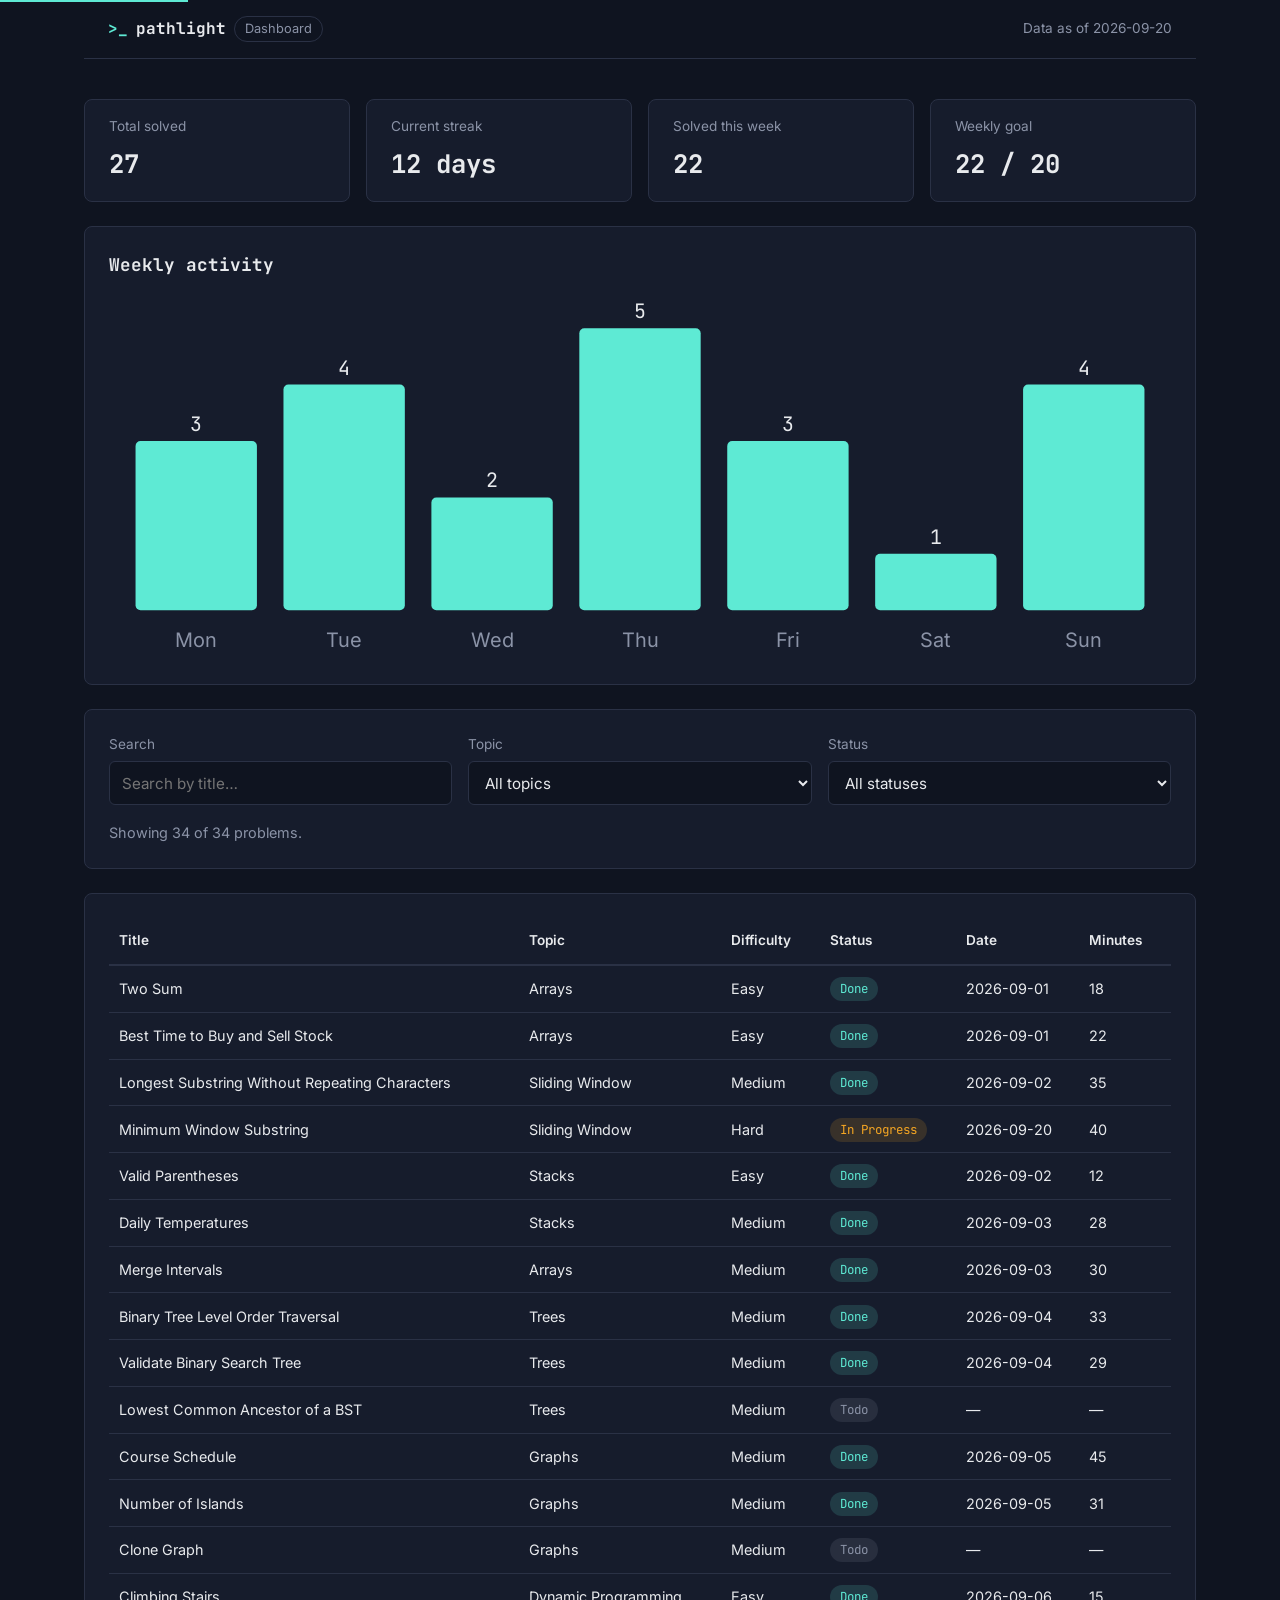
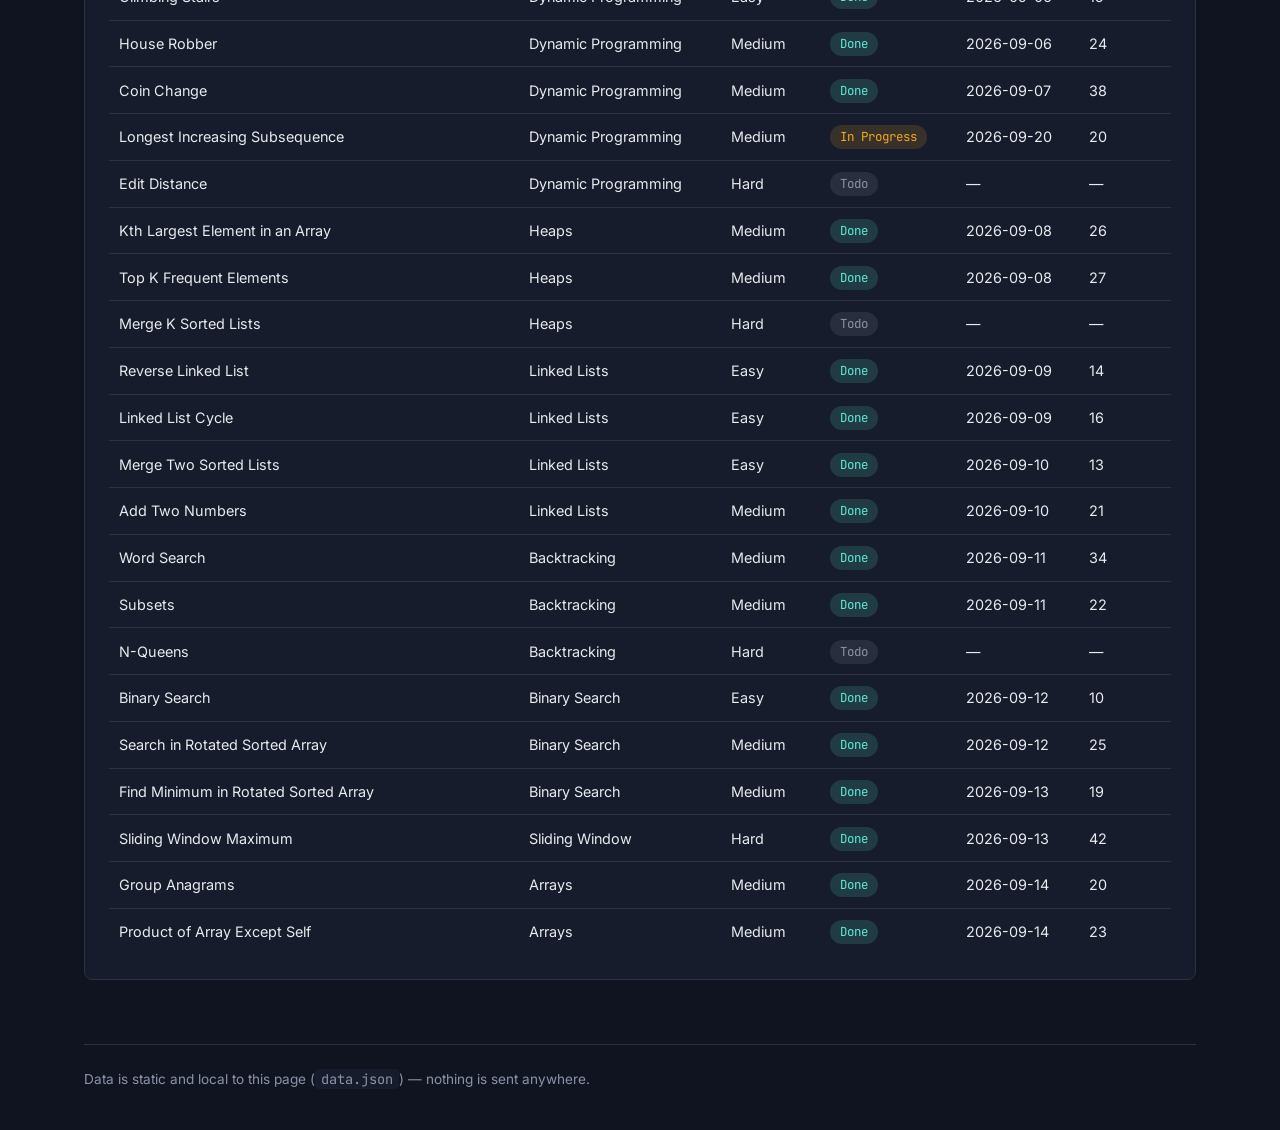
<file: index.html>
<!DOCTYPE html>
<html lang="en">
<head>
<meta charset="UTF-8">
<meta name="viewport" content="width=device-width, initial-scale=1.0">
<title>Pathlight Dashboard — DSA progress tracker</title>
<meta name="description" content="A placement-prep dashboard tracking DSA problems solved, streaks and weekly activity.">

<link rel="stylesheet" href="styles.min.b9ebe085.css">

<!-- Font request kept to the weights actually used (lesson from Week 4):
     JetBrains Mono 400/500/700 and Inter 400 only. Loaded non-blocking via
     preload + swap so it never delays first paint. -->
<link rel="preconnect" href="https://fonts.googleapis.com">
<link rel="preconnect" href="https://fonts.gstatic.com" crossorigin>
<link rel="preload" as="style"
      href="https://fonts.googleapis.com/css2?family=JetBrains+Mono:wght@400;500;700&family=Inter:wght@400&display=swap"
      onload="this.onload=null;this.rel='stylesheet'">
<noscript>
  <link rel="stylesheet" href="https://fonts.googleapis.com/css2?family=JetBrains+Mono:wght@400;500;700&family=Inter:wght@400&display=swap">
</noscript>
</head>
<body>

<a class="skip-link" href="#main-content">Skip to main content</a>

<div class="wrapper">

  <header class="site-header">
    <div class="header-inner">
      <div class="brand">
        <span class="logo-mark" aria-hidden="true">&gt;_</span>
        <span class="logo-text">pathlight</span>
        <span class="page-tag">Dashboard</span>
      </div>
      <p class="last-updated">Data as of <span id="generated-date">—</span></p>
    </div>
  </header>

  <main id="main-content">

    <h1 class="visually-hidden">Pathlight placement-prep dashboard</h1>

    <!-- ============ STAT CARDS ============ -->
    <section class="stats" aria-label="Summary statistics">
      <div class="stat-card">
        <p class="stat-label">Total solved</p>
        <p class="stat-value" id="stat-total">—</p>
      </div>
      <div class="stat-card">
        <p class="stat-label">Current streak</p>
        <p class="stat-value" id="stat-streak">—</p>
      </div>
      <div class="stat-card">
        <p class="stat-label">Solved this week</p>
        <p class="stat-value" id="stat-week">—</p>
      </div>
      <div class="stat-card">
        <p class="stat-label">Weekly goal</p>
        <p class="stat-value" id="stat-goal">—</p>
      </div>
    </section>

    <!-- ============ CHART ============ -->
    <section class="panel chart-panel" aria-labelledby="chart-heading">
      <h2 id="chart-heading">Weekly activity</h2>
      <div id="chart-container">
        <!-- Populated by script.js: an SVG bar chart with role="img" and a
             descriptive aria-label, so the trend is announced as a whole
             rather than left silent. The exact numbers are also available
             in the "day-by-day" list right after it for anyone who wants
             the precise values instead of the visual trend. -->
      </div>
      <ul class="chart-data-list visually-hidden" id="chart-data-list">
        <!-- Text alternative: the same numbers the chart draws, always
             present in the DOM for screen readers and for users who have
             JavaScript but prefer text. -->
      </ul>
    </section>

    <!-- ============ CONTROLS ============ -->
    <section class="panel controls-panel" aria-labelledby="controls-heading">
      <h2 id="controls-heading" class="visually-hidden">Filter and search problems</h2>

      <div class="controls">
        <div class="control">
          <label for="search-input">Search</label>
          <input type="search" id="search-input" placeholder="Search by title…">
        </div>

        <div class="control">
          <label for="topic-filter">Topic</label>
          <select id="topic-filter">
            <option value="all">All topics</option>
          </select>
        </div>

        <div class="control">
          <label for="status-filter">Status</label>
          <select id="status-filter">
            <option value="all">All statuses</option>
            <option value="Done">Done</option>
            <option value="In Progress">In Progress</option>
            <option value="Todo">Todo</option>
          </select>
        </div>
      </div>

      <p class="result-count" id="result-count" role="status" aria-live="polite">Loading problems…</p>
    </section>

    <!-- ============ DATA TABLE ============ -->
    <section class="panel table-panel" aria-labelledby="table-heading">
      <h2 id="table-heading" class="visually-hidden">Problem log</h2>

      <div class="table-scroll">
        <table id="problems-table">
          <caption class="visually-hidden">
            DSA problem log — sortable by column, filterable by topic, status and title search
          </caption>
          <thead>
            <tr>
              <th scope="col" aria-sort="none">
                <button type="button" class="sort-btn" data-key="title">Title <span class="sort-indicator" aria-hidden="true"></span></button>
              </th>
              <th scope="col" aria-sort="none">
                <button type="button" class="sort-btn" data-key="topic">Topic <span class="sort-indicator" aria-hidden="true"></span></button>
              </th>
              <th scope="col" aria-sort="none">
                <button type="button" class="sort-btn" data-key="difficulty">Difficulty <span class="sort-indicator" aria-hidden="true"></span></button>
              </th>
              <th scope="col" aria-sort="none">
                <button type="button" class="sort-btn" data-key="status">Status <span class="sort-indicator" aria-hidden="true"></span></button>
              </th>
              <th scope="col" aria-sort="none">
                <button type="button" class="sort-btn" data-key="date">Date <span class="sort-indicator" aria-hidden="true"></span></button>
              </th>
              <th scope="col" aria-sort="none">
                <button type="button" class="sort-btn" data-key="minutes">Minutes <span class="sort-indicator" aria-hidden="true"></span></button>
              </th>
            </tr>
          </thead>
          <tbody id="problems-tbody">
            <tr><td colspan="6">Loading…</td></tr>
          </tbody>
        </table>
      </div>
    </section>

  </main>

  <footer class="site-footer">
    <p>Data is static and local to this page (<code>data.json</code>) — nothing is sent anywhere.</p>
  </footer>

</div>

<script src="script.min.cd6ac412.js" defer></script>
</body>
</html>
</file>
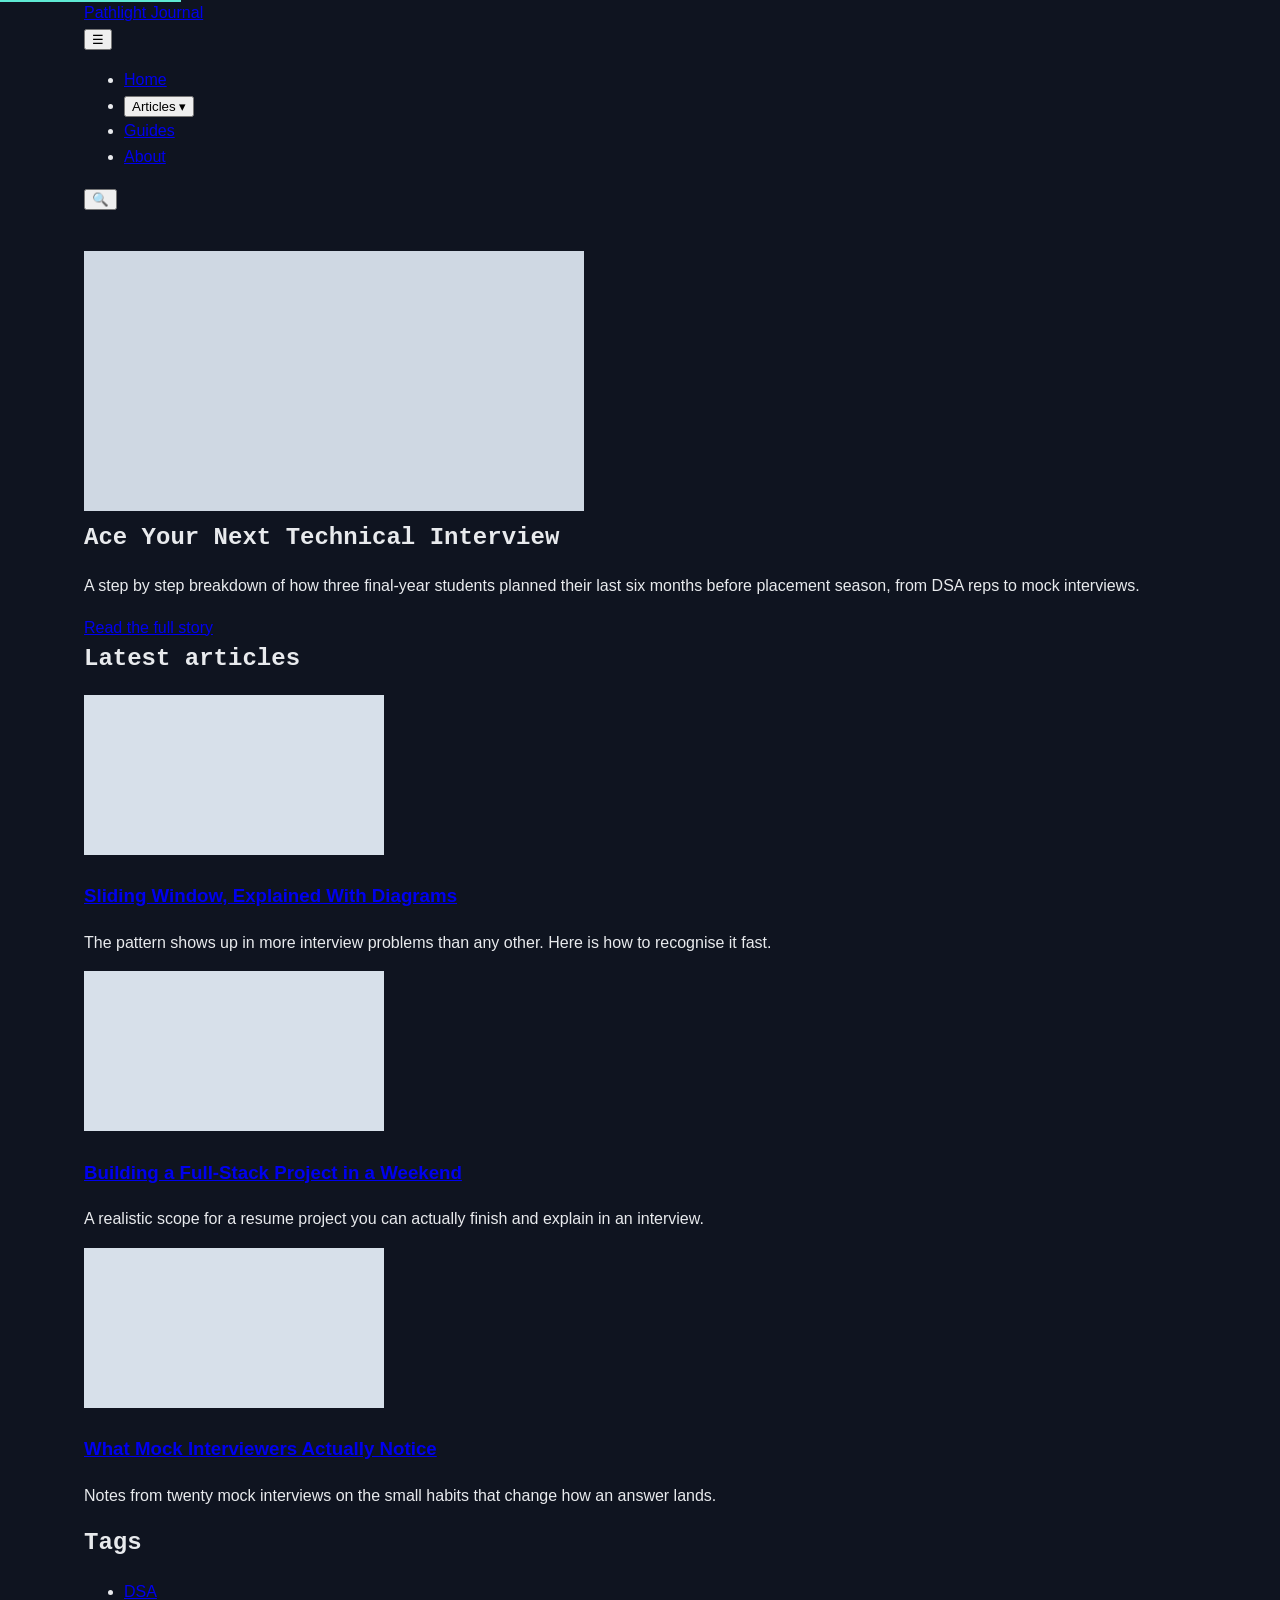
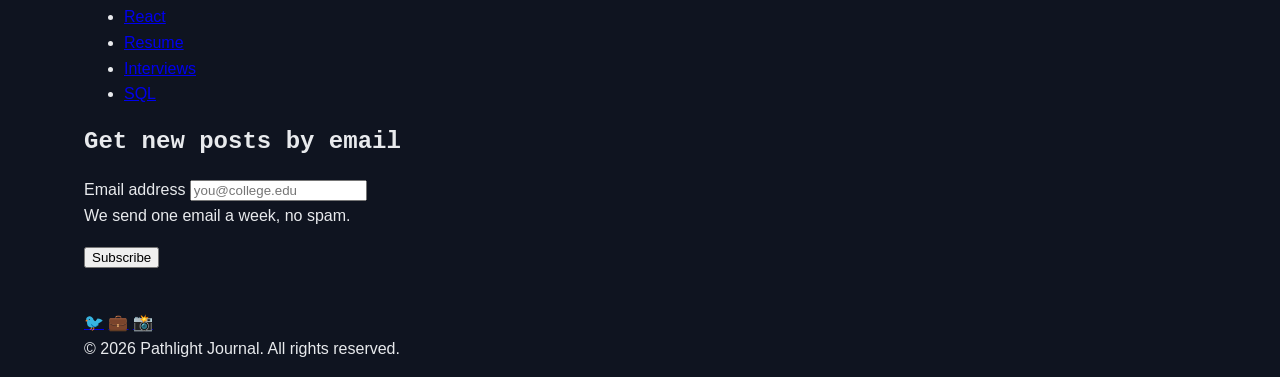
<file: index 3 after.html>
<!DOCTYPE html>
<html lang="en">
<head>
<meta charset="UTF-8">
<meta name="viewport" content="width=device-width, initial-scale=1.0">
<title>Pathlight Journal — Placement prep, written down</title>
<meta name="description" content="Articles on DSA patterns, full-stack projects and interview prep for final-year CS students.">
<link rel="stylesheet" href="styles.css">
</head>
<body>

<!-- Skip link: the very first focusable element, invisible until focused -->
<a class="skip-link" href="#main-content">Skip to main content</a>

<div class="wrapper">

  <header class="topbar">
    <div class="logo">
      <a href="#top">Pathlight Journal</a>
    </div>

    <!-- Semantic nav with a labelled landmark, since the page will have more than one -->
    <nav class="navmenu" aria-label="Primary">
      <button class="nav-toggle" id="nav-toggle" aria-expanded="false" aria-controls="primary-nav-list">
        <span class="visually-hidden">Menu</span>
        <span aria-hidden="true">☰</span>
      </button>

      <ul class="nav-list" id="primary-nav-list">
        <li><a href="#top">Home</a></li>

        <!-- Disclosure menu: a real button, not a hover-only div -->
        <li class="dropdown">
          <button class="nav-dropdown-btn" id="articles-btn" aria-expanded="false" aria-controls="articles-menu">
            Articles
            <span class="chevron" aria-hidden="true">▾</span>
          </button>
          <ul class="dropdown-content" id="articles-menu" aria-labelledby="articles-btn" hidden>
            <li><a href="#">DSA</a></li>
            <li><a href="#">Web Dev</a></li>
            <li><a href="#">Interviews</a></li>
          </ul>
        </li>

        <li><a href="#">Guides</a></li>
        <li><a href="#">About</a></li>
      </ul>
    </nav>

    <!-- Search disclosure: labelled button, real form, real label -->
    <div class="search">
      <button id="search-toggle" aria-expanded="false" aria-controls="search-form">
        <span aria-hidden="true">🔍</span>
        <span class="visually-hidden">Search articles</span>
      </button>
      <form class="search-form" id="search-form" role="search" hidden>
        <label for="search-input" class="visually-hidden">Search articles</label>
        <input type="search" id="search-input" name="q" placeholder="Search articles">
        <button type="submit">Search</button>
      </form>
    </div>
  </header>

  <main id="main-content" class="container">

    <h1 class="visually-hidden">Pathlight Journal — placement prep articles</h1>

    <!-- Hero uses a real <article> and correct heading order: h1 (above, page title) then h2 -->
    <article class="hero" aria-labelledby="hero-title">
      <img src="data:image/svg+xml,%3Csvg xmlns='http://www.w3.org/2000/svg' width='500' height='260'%3E%3Crect width='500' height='260' fill='%23cfd8e3'/%3E%3C/svg%3E"
           alt="">
      <h2 id="hero-title">Ace Your Next Technical Interview</h2>
      <p class="subtext">A step by step breakdown of how three final-year students planned their last six months before placement season, from DSA reps to mock interviews.</p>
      <a href="#" class="btn-link">
        Read the full story
        <span class="visually-hidden">: Ace Your Next Technical Interview</span>
      </a>
    </article>

    <h2 class="section-heading">Latest articles</h2>
    <section class="cards" aria-label="Latest articles">

      <article class="card">
        <img src="data:image/svg+xml,%3Csvg xmlns='http://www.w3.org/2000/svg' width='300' height='160'%3E%3Crect width='300' height='160' fill='%23d7e0ea'/%3E%3C/svg%3E"
             alt="">
        <h3><a class="card-link" href="#">Sliding Window, Explained With Diagrams</a></h3>
        <p>The pattern shows up in more interview problems than any other. Here is how to recognise it fast.</p>
      </article>

      <article class="card">
        <img src="data:image/svg+xml,%3Csvg xmlns='http://www.w3.org/2000/svg' width='300' height='160'%3E%3Crect width='300' height='160' fill='%23d7e0ea'/%3E%3C/svg%3E"
             alt="">
        <h3><a class="card-link" href="#">Building a Full-Stack Project in a Weekend</a></h3>
        <p>A realistic scope for a resume project you can actually finish and explain in an interview.</p>
      </article>

      <article class="card">
        <img src="data:image/svg+xml,%3Csvg xmlns='http://www.w3.org/2000/svg' width='300' height='160'%3E%3Crect width='300' height='160' fill='%23d7e0ea'/%3E%3C/svg%3E"
             alt="">
        <h3><a class="card-link" href="#">What Mock Interviewers Actually Notice</a></h3>
        <p>Notes from twenty mock interviews on the small habits that change how an answer lands.</p>
      </article>

    </section>

    <aside class="sidebar" aria-label="Blog sidebar">

      <div class="widget">
        <h2>Tags</h2>
        <ul class="tags">
          <li><a href="#">DSA</a></li>
          <li><a href="#">React</a></li>
          <li><a href="#">Resume</a></li>
          <li><a href="#">Interviews</a></li>
          <li><a href="#">SQL</a></li>
        </ul>
      </div>

      <div class="widget">
        <h2>Get new posts by email</h2>
        <form class="newsletter-form">
          <label for="newsletter-email">Email address</label>
          <input type="email" id="newsletter-email" name="email" required
                 aria-describedby="newsletter-hint" placeholder="you@college.edu">
          <p id="newsletter-hint" class="hint">We send one email a week, no spam.</p>
          <button type="submit" class="btn">Subscribe</button>
        </form>
      </div>

    </aside>

  </main>

  <footer class="footer">
    <nav class="social" aria-label="Social media">
      <a href="#" aria-label="Follow Pathlight Journal on Twitter"><span aria-hidden="true">🐦</span></a>
      <a href="#" aria-label="Follow Pathlight Journal on LinkedIn"><span aria-hidden="true">💼</span></a>
      <a href="#" aria-label="Follow Pathlight Journal on Instagram"><span aria-hidden="true">📸</span></a>
    </nav>
    <p class="copyright">&copy; 2026 Pathlight Journal. All rights reserved.</p>
  </footer>

</div>

<script src="script.js"></script>
</body>
</html>
</file>
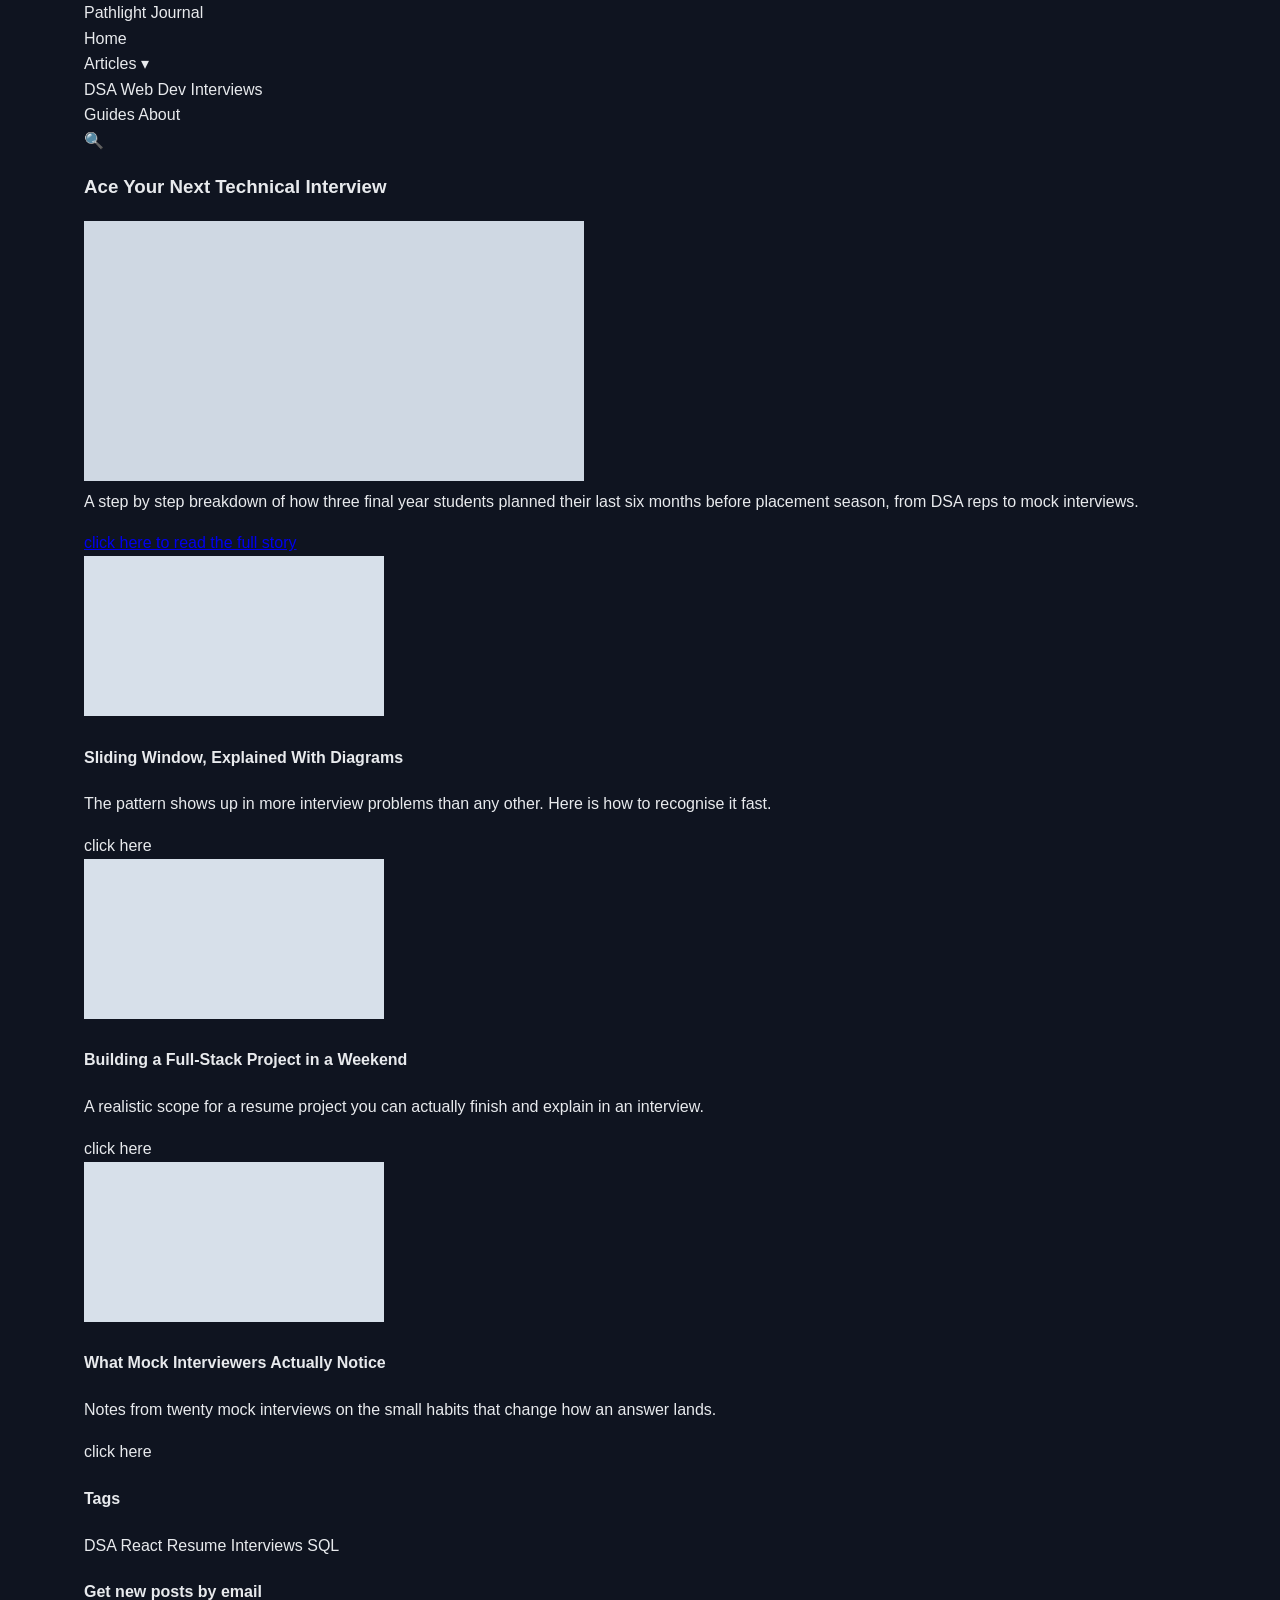
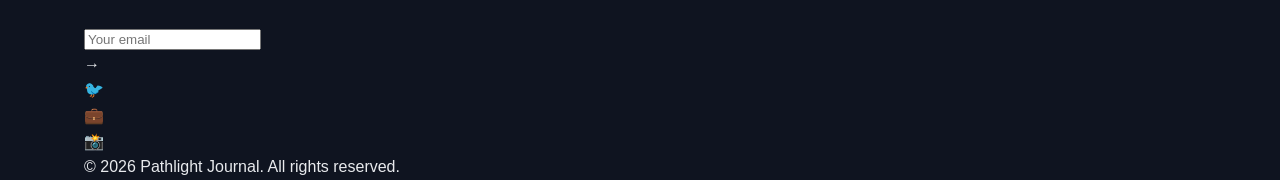
<file: index 3 befor.html>
<!DOCTYPE html>
<html>
<head>
<meta charset="UTF-8">
<meta name="viewport" content="width=device-width, initial-scale=1.0">
<title>Pathlight Journal</title>
<link rel="stylesheet" href="styles.css">
</head>
<body>

<div class="wrapper">

  <div class="topbar">
    <div class="logo">Pathlight Journal</div>

    <div class="navmenu">
      <span class="navlink" onclick="location.href='#'">Home</span>
      <div class="dropdown">
        <span class="navlink">Articles ▾</span>
        <div class="dropdown-content">
          <span onclick="location.href='#'">DSA</span>
          <span onclick="location.href='#'">Web Dev</span>
          <span onclick="location.href='#'">Interviews</span>
        </div>
      </div>
      <span class="navlink" onclick="location.href='#'">Guides</span>
      <span class="navlink" onclick="location.href='#'">About</span>
    </div>

    <div class="icon" onclick="alert('search')">🔍</div>
  </div>

  <div class="container">

    <div class="hero">
      <h3>Ace Your Next Technical Interview</h3>
      <img src="data:image/svg+xml,%3Csvg xmlns='http://www.w3.org/2000/svg' width='500' height='260'%3E%3Crect width='500' height='260' fill='%23cfd8e3'/%3E%3C/svg%3E">
      <p class="subtext">A step by step breakdown of how three final year students planned their last six months before placement season, from DSA reps to mock interviews.</p>
      <a href="#" class="fauxlink">click here to read the full story</a>
    </div>

    <div class="cards">

      <div class="card" onclick="location.href='#'">
        <img src="data:image/svg+xml,%3Csvg xmlns='http://www.w3.org/2000/svg' width='300' height='160'%3E%3Crect width='300' height='160' fill='%23d7e0ea'/%3E%3C/svg%3E">
        <h4>Sliding Window, Explained With Diagrams</h4>
        <p>The pattern shows up in more interview problems than any other. Here is how to recognise it fast.</p>
        <span class="fauxlink" onclick="location.href='#'">click here</span>
      </div>

      <div class="card" onclick="location.href='#'">
        <img src="data:image/svg+xml,%3Csvg xmlns='http://www.w3.org/2000/svg' width='300' height='160'%3E%3Crect width='300' height='160' fill='%23d7e0ea'/%3E%3C/svg%3E">
        <h4>Building a Full-Stack Project in a Weekend</h4>
        <p>A realistic scope for a resume project you can actually finish and explain in an interview.</p>
        <span class="fauxlink" onclick="location.href='#'">click here</span>
      </div>

      <div class="card" onclick="location.href='#'">
        <img src="data:image/svg+xml,%3Csvg xmlns='http://www.w3.org/2000/svg' width='300' height='160'%3E%3Crect width='300' height='160' fill='%23d7e0ea'/%3E%3C/svg%3E">
        <h4>What Mock Interviewers Actually Notice</h4>
        <p>Notes from twenty mock interviews on the small habits that change how an answer lands.</p>
        <span class="fauxlink" onclick="location.href='#'">click here</span>
      </div>

    </div>

    <div class="sidebar">

      <div class="widget">
        <h4>Tags</h4>
        <div class="tags">
          <span onclick="location.href='#'">DSA</span>
          <span onclick="location.href='#'">React</span>
          <span onclick="location.href='#'">Resume</span>
          <span onclick="location.href='#'">Interviews</span>
          <span onclick="location.href='#'">SQL</span>
        </div>
      </div>

      <div class="widget">
        <h4>Get new posts by email</h4>
        <input type="text" placeholder="Your email" class="emailbox">
        <div class="gobtn" onclick="alert('subscribed')">→</div>
      </div>

    </div>

  </div>

  <div class="footer">
    <div class="social">
      <div class="icon" onclick="location.href='#'">🐦</div>
      <div class="icon" onclick="location.href='#'">💼</div>
      <div class="icon" onclick="location.href='#'">📸</div>
    </div>
    <div class="copyright">© 2026 Pathlight Journal. All rights reserved.</div>
  </div>

</div>

</body>
</html>
</file>
<file: styles.min.b9ebe085.css>
:root{--color-bg:#0f1420;--color-panel:#161c2c;--color-panel-border:#2a3145;--color-text:#e8eaed;--color-text-muted:#8b93a7;--color-accent:#5eead4;--color-accent-ink:#0b1420;--color-amber:#f5a623;--color-danger:#e5534b;--font-mono:'JetBrains Mono',ui-monospace,'SFMono-Regular',Menlo,monospace;--font-sans:'Inter',-apple-system,BlinkMacSystemFont,'Segoe UI',sans-serif;--radius:8px;--max-width:1160px;--space-1:0.5rem;--space-2:1rem;--space-3:1.5rem;--space-4:2.5rem}*{box-sizing:border-box}body{margin:0;background:var(--color-bg);color:var(--color-text);font-family:var(--font-sans);line-height:1.6;-webkit-font-smoothing:antialiased}h1,h2{font-family:var(--font-mono);margin:0 0 var(--space-2)}p{margin:0 0 var(--space-2)}.wrapper{max-width:var(--max-width);margin:0 auto;padding:0 var(--space-3)}.visually-hidden{position:absolute;width:1px;height:1px;margin:-1px;padding:0;overflow:hidden;clip:rect(0,0,0,0);white-space:nowrap;border:0}.skip-link{position:absolute;left:0;top:-48px;background:var(--color-accent);color:var(--color-accent-ink);padding:12px 18px;z-index:200;transition:top .15s}.skip-link:focus{top:0}a:focus-visible,button:focus-visible,input:focus-visible,select:focus-visible{outline:3px solid var(--color-accent);outline-offset:2px;border-radius:4px}.site-header{border-bottom:1px solid var(--color-panel-border);padding:var(--space-2) 0}.header-inner{max-width:var(--max-width);margin:0 auto;padding:0 var(--space-3);display:flex;justify-content:space-between;align-items:center;flex-wrap:wrap;gap:var(--space-1)}.brand{display:flex;align-items:center;gap:.5rem;font-family:var(--font-mono);font-weight:700}.logo-mark{color:var(--color-accent)}.page-tag{font-family:var(--font-sans);font-weight:400;font-size:.8rem;color:var(--color-text-muted);border:1px solid var(--color-panel-border);border-radius:999px;padding:2px 10px}.last-updated{margin:0;font-size:.85rem;color:var(--color-text-muted)}main{padding:var(--space-4) 0}.panel{background:var(--color-panel);border:1px solid var(--color-panel-border);border-radius:var(--radius);padding:var(--space-3);margin-bottom:var(--space-3)}.stats{display:grid;grid-template-columns:repeat(4,1fr);gap:var(--space-2);margin-bottom:var(--space-3)}.stat-card{background:var(--color-panel);border:1px solid var(--color-panel-border);border-radius:var(--radius);padding:var(--space-2) var(--space-3)}.stat-label{margin:0 0 .35rem;font-size:.85rem;color:var(--color-text-muted)}.stat-value{margin:0;font-family:var(--font-mono);font-size:1.6rem;font-weight:700}.chart-panel h2{font-size:1.1rem}#chart-container{overflow-x:auto}#chart-container svg{display:block;width:100%;height:auto;min-width:420px}.bar-label{font-family:var(--font-sans);font-size:12px;fill:var(--color-text-muted)}.bar-value{font-family:var(--font-mono);font-size:12px;fill:var(--color-text)}.controls{display:flex;gap:var(--space-2);flex-wrap:wrap;margin-bottom:var(--space-2)}.control{display:flex;flex-direction:column;gap:.35rem;flex:1 1 200px}.control label{font-size:.85rem;color:var(--color-text-muted)}.control input,.control select{padding:.6rem .75rem;min-height:44px;background:var(--color-bg);border:1px solid var(--color-panel-border);border-radius:6px;color:var(--color-text);font-family:inherit;font-size:.95rem}.result-count{margin:0;font-size:.9rem;color:var(--color-text-muted)}.table-scroll{overflow-x:auto}table{width:100%;border-collapse:collapse;min-width:640px}thead th{text-align:left;border-bottom:2px solid var(--color-panel-border);padding:0}.sort-btn{width:100%;display:flex;align-items:center;gap:6px;background:0 0;border:none;color:var(--color-text);font:inherit;font-weight:600;font-size:.85rem;padding:.75rem .6rem;cursor:pointer;min-height:44px}.sort-btn:hover{color:var(--color-accent)}.sort-indicator{font-size:.7rem;color:var(--color-accent)}tbody td{padding:.65rem .6rem;border-bottom:1px solid var(--color-panel-border);font-size:.9rem}tbody tr:last-child td{border-bottom:none}.status-pill{display:inline-block;padding:2px 10px;border-radius:999px;font-size:.78rem;font-family:var(--font-mono)}.status-done{background:rgba(94,234,212,.15);color:var(--color-accent)}.status-progress{background:rgba(245,166,35,.15);color:var(--color-amber)}.status-todo{background:rgba(139,147,167,.15);color:var(--color-text-muted)}.empty-row td{text-align:center;color:var(--color-text-muted);padding:var(--space-3)}.site-footer{border-top:1px solid var(--color-panel-border);padding:var(--space-3) 0;color:var(--color-text-muted);font-size:.85rem}.site-footer code{font-family:var(--font-mono);background:var(--color-panel);padding:1px 6px;border-radius:4px}@media (max-width:720px){.stats{grid-template-columns:repeat(2,1fr)}.controls{flex-direction:column}.control{flex:1 1 auto}}@media (prefers-reduced-motion:reduce){.skip-link{transition:none}}
</file>
<file: styles.css>
/* ==========================================================================
   Pathlight Dashboard — design tokens
   Reusing the Pathlight dark palette from Weeks 1/2/4. Contrast for every
   text/background pair below was verified with the WCAG relative-luminance
   formula (see REPORT.md, Section 5) rather than assumed:
     body text  #e8eaed on #0f1420  -> 15.27:1
     muted text #8b93a7 on #0f1420  -> 5.98:1   (passes 4.5:1)
     muted text #8b93a7 on #161c2c  -> 5.52:1   (passes 4.5:1)
     accent     #5eead4 on #0f1420  -> 12.44:1
   ========================================================================== */
:root {
  --color-bg: #0f1420;
  --color-panel: #161c2c;
  --color-panel-border: #2a3145;
  --color-text: #e8eaed;
  --color-text-muted: #8b93a7;
  --color-accent: #5eead4;
  --color-accent-ink: #0b1420;
  --color-amber: #f5a623;
  --color-danger: #e5534b;

  --font-mono: 'JetBrains Mono', ui-monospace, 'SFMono-Regular', Menlo, monospace;
  --font-sans: 'Inter', -apple-system, BlinkMacSystemFont, 'Segoe UI', sans-serif;

  --radius: 8px;
  --max-width: 1160px;
  --space-1: 0.5rem;
  --space-2: 1rem;
  --space-3: 1.5rem;
  --space-4: 2.5rem;
}

* { box-sizing: border-box; }

body {
  margin: 0;
  background: var(--color-bg);
  color: var(--color-text);
  font-family: var(--font-sans);
  line-height: 1.6;
  -webkit-font-smoothing: antialiased;
}

h1, h2 { font-family: var(--font-mono); margin: 0 0 var(--space-2); }
p { margin: 0 0 var(--space-2); }

.wrapper { max-width: var(--max-width); margin: 0 auto; padding: 0 var(--space-3); }

.visually-hidden {
  position: absolute;
  width: 1px; height: 1px;
  margin: -1px; padding: 0;
  overflow: hidden;
  clip: rect(0,0,0,0);
  white-space: nowrap;
  border: 0;
}

/* Skip link */
.skip-link {
  position: absolute;
  left: 0; top: -48px;
  background: var(--color-accent);
  color: var(--color-accent-ink);
  padding: 12px 18px;
  z-index: 200;
  transition: top 0.15s ease;
}
.skip-link:focus { top: 0; }

/* Focus visibility everywhere */
a:focus-visible, button:focus-visible, input:focus-visible, select:focus-visible {
  outline: 3px solid var(--color-accent);
  outline-offset: 2px;
  border-radius: 4px;
}

/* ---- Header ---- */
.site-header {
  border-bottom: 1px solid var(--color-panel-border);
  padding: var(--space-2) 0;
}
.header-inner {
  max-width: var(--max-width);
  margin: 0 auto;
  padding: 0 var(--space-3);
  display: flex;
  justify-content: space-between;
  align-items: center;
  flex-wrap: wrap;
  gap: var(--space-1);
}
.brand { display: flex; align-items: center; gap: 0.5rem; font-family: var(--font-mono); font-weight: 700; }
.logo-mark { color: var(--color-accent); }
.page-tag {
  font-family: var(--font-sans);
  font-weight: 400;
  font-size: 0.8rem;
  color: var(--color-text-muted);
  border: 1px solid var(--color-panel-border);
  border-radius: 999px;
  padding: 2px 10px;
}
.last-updated { margin: 0; font-size: 0.85rem; color: var(--color-text-muted); }

/* ---- Main layout ---- */
main { padding: var(--space-4) 0; }

.panel {
  background: var(--color-panel);
  border: 1px solid var(--color-panel-border);
  border-radius: var(--radius);
  padding: var(--space-3);
  margin-bottom: var(--space-3);
}

/* ---- Stat cards ---- */
.stats {
  display: grid;
  grid-template-columns: repeat(4, 1fr);
  gap: var(--space-2);
  margin-bottom: var(--space-3);
}
.stat-card {
  background: var(--color-panel);
  border: 1px solid var(--color-panel-border);
  border-radius: var(--radius);
  padding: var(--space-2) var(--space-3);
}
.stat-label { margin: 0 0 0.35rem; font-size: 0.85rem; color: var(--color-text-muted); }
.stat-value { margin: 0; font-family: var(--font-mono); font-size: 1.6rem; font-weight: 700; }

/* ---- Chart ---- */
.chart-panel h2 { font-size: 1.1rem; }
#chart-container {
  overflow-x: auto;
}
#chart-container svg {
  display: block;
  width: 100%;
  height: auto;
  min-width: 420px;
}
.bar-label { font-family: var(--font-sans); font-size: 12px; fill: var(--color-text-muted); }
.bar-value { font-family: var(--font-mono); font-size: 12px; fill: var(--color-text); }

/* ---- Controls ---- */
.controls {
  display: flex;
  gap: var(--space-2);
  flex-wrap: wrap;
  margin-bottom: var(--space-2);
}
.control { display: flex; flex-direction: column; gap: 0.35rem; flex: 1 1 200px; }
.control label { font-size: 0.85rem; color: var(--color-text-muted); }
.control input, .control select {
  padding: 0.6rem 0.75rem;
  min-height: 44px;
  background: var(--color-bg);
  border: 1px solid var(--color-panel-border);
  border-radius: 6px;
  color: var(--color-text);
  font-family: inherit;
  font-size: 0.95rem;
}

.result-count { margin: 0; font-size: 0.9rem; color: var(--color-text-muted); }

/* ---- Table ---- */
.table-scroll { overflow-x: auto; }

table { width: 100%; border-collapse: collapse; min-width: 640px; }

thead th {
  text-align: left;
  border-bottom: 2px solid var(--color-panel-border);
  padding: 0;
}

.sort-btn {
  width: 100%;
  display: flex;
  align-items: center;
  gap: 6px;
  background: transparent;
  border: none;
  color: var(--color-text);
  font: inherit;
  font-weight: 600;
  font-size: 0.85rem;
  padding: 0.75rem 0.6rem;
  cursor: pointer;
  min-height: 44px;
}
.sort-btn:hover { color: var(--color-accent); }
.sort-indicator { font-size: 0.7rem; color: var(--color-accent); }

tbody td {
  padding: 0.65rem 0.6rem;
  border-bottom: 1px solid var(--color-panel-border);
  font-size: 0.9rem;
}
tbody tr:last-child td { border-bottom: none; }

.status-pill {
  display: inline-block;
  padding: 2px 10px;
  border-radius: 999px;
  font-size: 0.78rem;
  font-family: var(--font-mono);
}
.status-done { background: rgba(94, 234, 212, 0.15); color: var(--color-accent); }
.status-progress { background: rgba(245, 166, 35, 0.15); color: var(--color-amber); }
.status-todo { background: rgba(139, 147, 167, 0.15); color: var(--color-text-muted); }

.empty-row td {
  text-align: center;
  color: var(--color-text-muted);
  padding: var(--space-3);
}

/* ---- Footer ---- */
.site-footer {
  border-top: 1px solid var(--color-panel-border);
  padding: var(--space-3) 0;
  color: var(--color-text-muted);
  font-size: 0.85rem;
}
.site-footer code {
  font-family: var(--font-mono);
  background: var(--color-panel);
  padding: 1px 6px;
  border-radius: 4px;
}

/* ---- Responsive ---- */
@media (max-width: 720px) {
  .stats { grid-template-columns: repeat(2, 1fr); }
  .controls { flex-direction: column; }
  .control { flex: 1 1 auto; }
}

@media (prefers-reduced-motion: reduce) {
  .skip-link { transition: none; }
}
</file>
